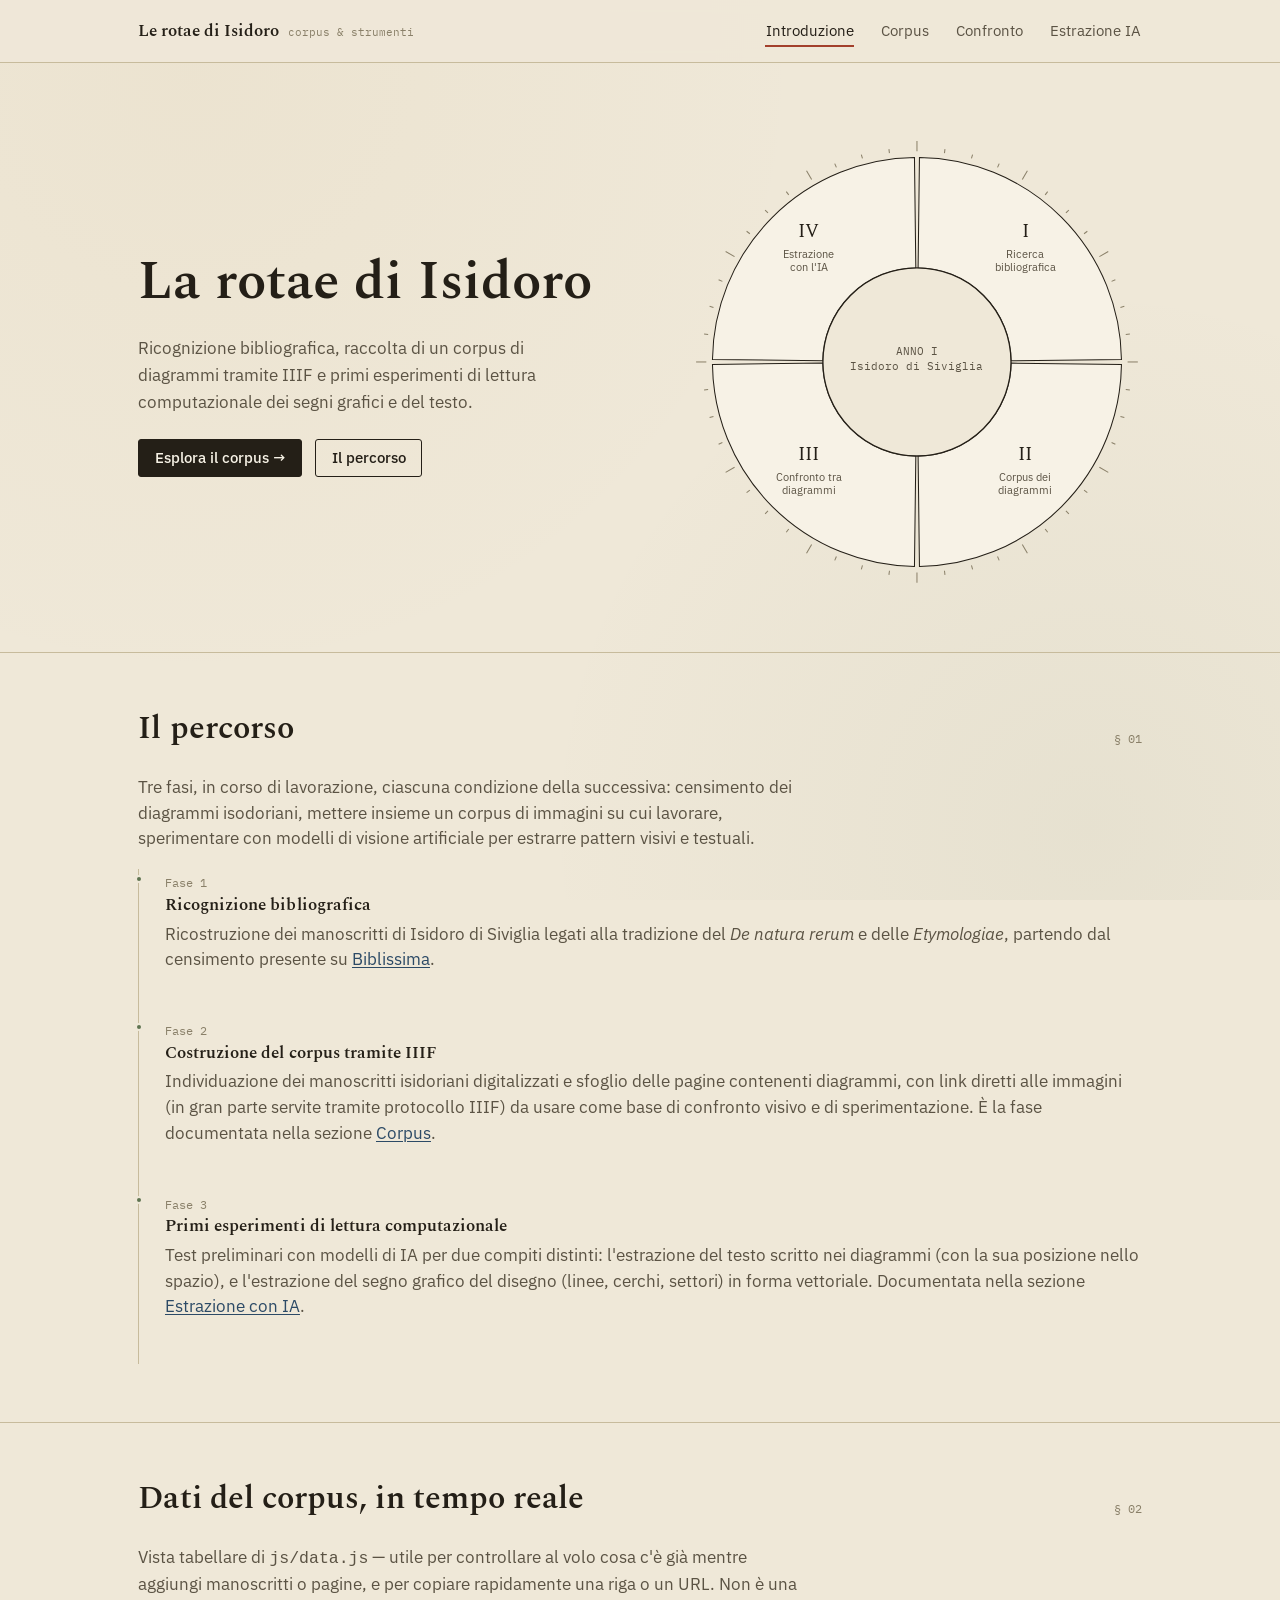
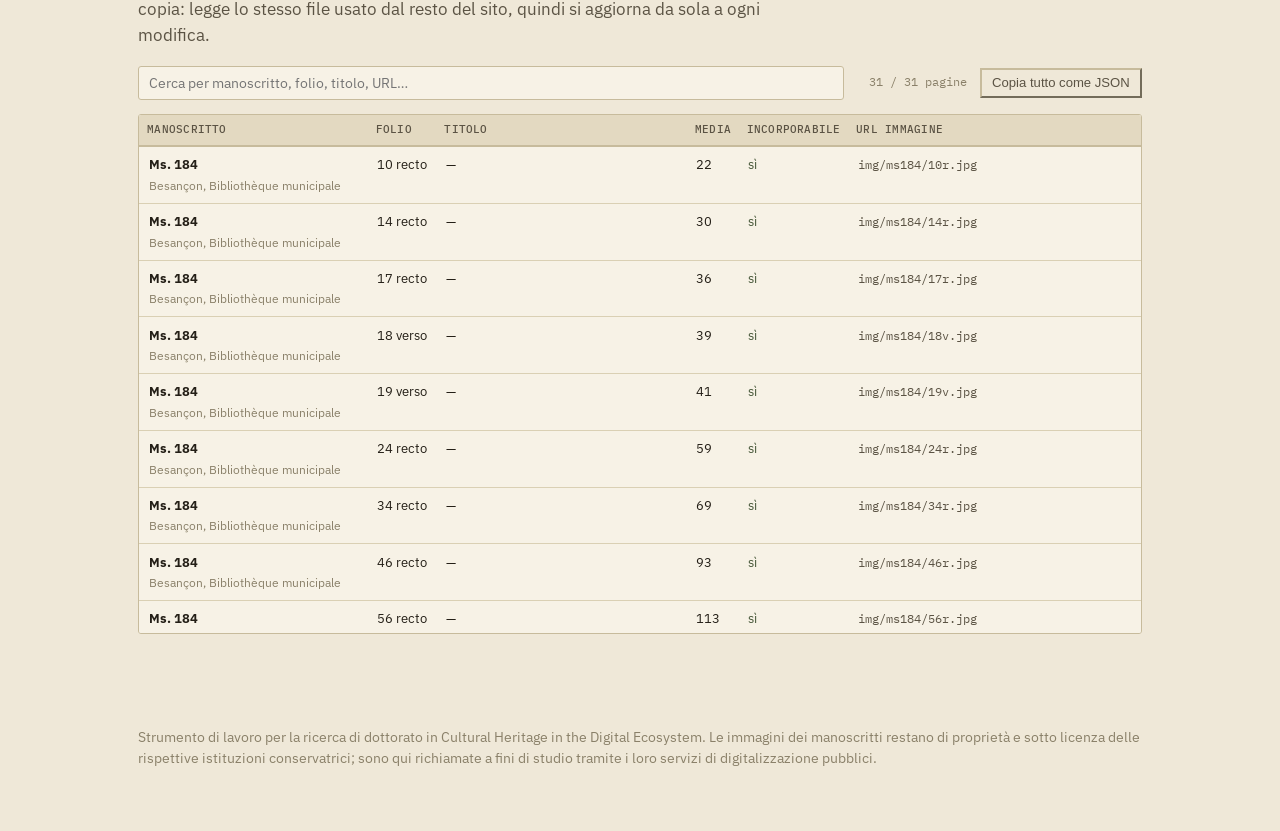
<file: index.html>
<!doctype html>
<html lang="it">
<head>
<meta charset="utf-8">
<meta name="viewport" content="width=device-width, initial-scale=1">
<title>Le rotae di Isidoro — corpus e strumenti di lettura computazionale</title>
<meta name="description" content="Strumento digitale per l'esplorazione, il confronto e la lettura computazionale delle rotae e degli schemi diagrammatici nei manoscritti di Isidoro di Siviglia.">
<link rel="icon" href="data:image/svg+xml,<svg xmlns=%22http://www.w3.org/2000/svg%22 viewBox=%220 0 100 100%22><circle cx=%2250%22 cy=%2250%22 r=%2244%22 fill=%22%23EFE8D8%22 stroke=%22%23241F17%22 stroke-width=%224%22/><line x1=%2250%22 y1=%226%22 x2=%2250%22 y2=%2294%22 stroke=%22%23241F17%22 stroke-width=%223%22/><line x1=%226%22 y1=%2250%22 x2=%2294%22 y2=%2250%22 stroke=%22%23241F17%22 stroke-width=%223%22/></svg>">
<link rel="stylesheet" href="css/style.css">
</head>
<body data-page="home">

<nav class="site-nav">
  <div class="wrap">
    <a class="brand" href="index.html">Le rotae di Isidoro <small>corpus &amp; strumenti </small></a>
    <button class="nav-toggle" aria-label="Apri il menu" aria-expanded="false"><span></span></button>
    <ul class="nav-links">
      <li><a href="index.html" data-page="home">Introduzione</a></li>
      <li><a href="corpus.html" data-page="corpus">Corpus</a></li>
      <li><a href="confronto.html" data-page="confronto">Confronto</a></li>
      <li><a href="estrazione.html" data-page="estrazione">Estrazione IA</a></li>
    </ul>
  </div>
</nav>

<header class="hero">
  <div class="wrap">
    <div class="hero-text">
      <h1>La rotae di Isidoro</h1>
      <p class="lede">Ricognizione bibliografica, raccolta di un corpus di diagrammi tramite IIIF e primi esperimenti di lettura computazionale dei segni grafici e del testo.</p>
      <div class="hero-cta">
        <a class="btn" href="corpus.html">Esplora il corpus →</a>
        <a class="btn btn-outline" href="#bibliografia">Il percorso</a>
      </div>
    </div>
    <div class="hero-figure">
      <svg class="rota" viewBox="0 0 440 440" role="img" aria-labelledby="rota-title rota-desc">
        <title id="rota-title">Rota di navigazione del sito</title>
        <desc id="rota-desc"></desc>

        <g class="rota-ticks" aria-hidden="true">
          <line class="rota-tick" x1="426.0" y1="220.0" x2="436.0" y2="220.0" />
          <line class="rota-tick" x1="424.2" y1="246.9" x2="428.2" y2="247.4" />
          <line class="rota-tick" x1="419.0" y1="273.3" x2="422.8" y2="274.4" />
          <line class="rota-tick" x1="410.3" y1="298.8" x2="414.0" y2="300.4" />
          <line class="rota-tick" x1="398.4" y1="323.0" x2="407.1" y2="328.0" />
          <line class="rota-tick" x1="383.4" y1="345.4" x2="386.6" y2="347.8" />
          <line class="rota-tick" x1="365.7" y1="365.7" x2="368.5" y2="368.5" />
          <line class="rota-tick" x1="345.4" y1="383.4" x2="347.8" y2="386.6" />
          <line class="rota-tick" x1="323.0" y1="398.4" x2="328.0" y2="407.1" />
          <line class="rota-tick" x1="298.8" y1="410.3" x2="300.4" y2="414.0" />
          <line class="rota-tick" x1="273.3" y1="419.0" x2="274.4" y2="422.8" />
          <line class="rota-tick" x1="246.9" y1="424.2" x2="247.4" y2="428.2" />
          <line class="rota-tick" x1="220.0" y1="426.0" x2="220.0" y2="436.0" />
          <line class="rota-tick" x1="193.1" y1="424.2" x2="192.6" y2="428.2" />
          <line class="rota-tick" x1="166.7" y1="419.0" x2="165.6" y2="422.8" />
          <line class="rota-tick" x1="141.2" y1="410.3" x2="139.6" y2="414.0" />
          <line class="rota-tick" x1="117.0" y1="398.4" x2="112.0" y2="407.1" />
          <line class="rota-tick" x1="94.6" y1="383.4" x2="92.2" y2="386.6" />
          <line class="rota-tick" x1="74.3" y1="365.7" x2="71.5" y2="368.5" />
          <line class="rota-tick" x1="56.6" y1="345.4" x2="53.4" y2="347.8" />
          <line class="rota-tick" x1="41.6" y1="323.0" x2="32.9" y2="328.0" />
          <line class="rota-tick" x1="29.7" y1="298.8" x2="26.0" y2="300.4" />
          <line class="rota-tick" x1="21.0" y1="273.3" x2="17.2" y2="274.4" />
          <line class="rota-tick" x1="15.8" y1="246.9" x2="11.8" y2="247.4" />
          <line class="rota-tick" x1="14.0" y1="220.0" x2="4.0" y2="220.0" />
          <line class="rota-tick" x1="15.8" y1="193.1" x2="11.8" y2="192.6" />
          <line class="rota-tick" x1="21.0" y1="166.7" x2="17.2" y2="165.6" />
          <line class="rota-tick" x1="29.7" y1="141.2" x2="26.0" y2="139.6" />
          <line class="rota-tick" x1="41.6" y1="117.0" x2="32.9" y2="112.0" />
          <line class="rota-tick" x1="56.6" y1="94.6" x2="53.4" y2="92.2" />
          <line class="rota-tick" x1="74.3" y1="74.3" x2="71.5" y2="71.5" />
          <line class="rota-tick" x1="94.6" y1="56.6" x2="92.2" y2="53.4" />
          <line class="rota-tick" x1="117.0" y1="41.6" x2="112.0" y2="32.9" />
          <line class="rota-tick" x1="141.2" y1="29.7" x2="139.6" y2="26.0" />
          <line class="rota-tick" x1="166.7" y1="21.0" x2="165.6" y2="17.2" />
          <line class="rota-tick" x1="193.1" y1="15.8" x2="192.6" y2="11.8" />
          <line class="rota-tick" x1="220.0" y1="14.0" x2="220.0" y2="4.0" />
          <line class="rota-tick" x1="246.9" y1="15.8" x2="247.4" y2="11.8" />
          <line class="rota-tick" x1="273.3" y1="21.0" x2="274.4" y2="17.2" />
          <line class="rota-tick" x1="298.8" y1="29.7" x2="300.4" y2="26.0" />
          <line class="rota-tick" x1="323.0" y1="41.6" x2="328.0" y2="32.9" />
          <line class="rota-tick" x1="345.4" y1="56.6" x2="347.8" y2="53.4" />
          <line class="rota-tick" x1="365.7" y1="74.3" x2="368.5" y2="71.5" />
          <line class="rota-tick" x1="383.4" y1="94.6" x2="386.6" y2="92.2" />
          <line class="rota-tick" x1="398.4" y1="117.0" x2="407.1" y2="112.0" />
          <line class="rota-tick" x1="410.3" y1="141.2" x2="414.0" y2="139.6" />
          <line class="rota-tick" x1="419.0" y1="166.7" x2="422.8" y2="165.6" />
          <line class="rota-tick" x1="424.2" y1="193.1" x2="428.2" y2="192.6" />
        </g>

        <a class="rota-a" href="#bibliografia">
          <path class="rota-sector s-biblio" d="M222.44,20.01 A200.00,200.00 0 0 1 419.99,217.56 L311.99,218.88 A92.00,92.00 0 0 0 221.12,128.01 Z" tabindex="0"/>
          <text class="rota-num" x="326" y="98">I</text>
          <text class="rota-label" x="326" y="118">Ricerca</text>
          <text class="rota-label" x="326" y="131">bibliografica</text>
        </a>
        <a class="rota-a" href="corpus.html">
          <path class="rota-sector s-corpus" d="M419.99,222.44 A200.00,200.00 0 0 1 222.44,419.99 L221.12,311.99 A92.00,92.00 0 0 0 311.99,221.12 Z" tabindex="0"/>
          <text class="rota-num" x="326" y="316">II</text>
          <text class="rota-label" x="326" y="336">Corpus dei</text>
          <text class="rota-label" x="326" y="349">diagrammi</text>
        </a>
        <a class="rota-a" href="confronto.html">
          <path class="rota-sector s-confronto" d="M217.56,419.99 A200.00,200.00 0 0 1 20.01,222.44 L128.01,221.12 A92.00,92.00 0 0 0 218.88,311.99 Z" tabindex="0"/>
          <text class="rota-num" x="114" y="316">III</text>
          <text class="rota-label" x="114" y="336">Confronto tra</text>
          <text class="rota-label" x="114" y="349">diagrammi</text>
        </a>
        <a class="rota-a" href="estrazione.html">
          <path class="rota-sector s-estrazione" d="M20.01,217.56 A200.00,200.00 0 0 1 217.56,20.01 L218.88,128.01 A92.00,92.00 0 0 0 128.01,218.88 Z" tabindex="0"/>
          <text class="rota-num" x="114" y="98">IV</text>
          <text class="rota-label" x="114" y="118">Estrazione</text>
          <text class="rota-label" x="114" y="131">con l'IA</text>
        </a>

        <circle class="rota-hub" cx="220" cy="220" r="92"/>
        <text class="rota-hub-label" x="220" y="213">ANNO I</text>
        <text class="rota-hub-label" x="220" y="228">Isidoro di Siviglia</text>
      </svg>
    </div>
  </div>
</header>

<!-- <section class="section">
  <div class="wrap">
    <div class="stat-strip">
      <div class="stat"><span class="n" id="stat-ms">–</span><span class="l">manoscritti censiti</span></div>
      <div class="stat"><span class="n" id="stat-pages">–</span><span class="l">pagine con diagramma</span></div>
      <div class="stat"><span class="n" id="stat-inst">–</span><span class="l">istituzioni conservatrici</span></div>
      <div class="stat"><span class="n">VIII–X</span><span class="l">secoli rappresentati</span></div>
    </div>
  </div>
</section> -->

<section class="section" id="bibliografia">
  <div class="wrap">
    <div class="section-head">
      <h2>Il percorso</h2>
      <span class="section-num">§ 01</span>
    </div>
    <p class="section-intro">Tre fasi, in corso di lavorazione, ciascuna condizione della successiva: censimento dei diagrammi isodoriani, mettere insieme un corpus di immagini su cui lavorare, sperimentare con modelli di visione artificiale per estrarre pattern visivi e testuali.</p>

    <ol class="timeline">
      <li>
        <span class="when">Fase 1</span>
        <h3>Ricognizione bibliografica</h3>
        <p>Ricostruzione dei manoscritti di Isidoro di Siviglia legati alla tradizione del <em>De natura rerum</em> e delle <em>Etymologiae</em>, partendo dal censimento presente su <a href="https://portail.biblissima.fr/ark:/43093/oedatab585de699cd5ae95eab7de9d462451b3bb081fe2" target="_blank" rel="noopener">Biblissima</a>.</p>
      </li>
      <li>
        <span class="when">Fase 2</span>
        <h3>Costruzione del corpus tramite IIIF</h3>
        <p>Individuazione dei manoscritti isidoriani digitalizzati e sfoglio delle pagine contenenti diagrammi, con link diretti alle immagini (in gran parte servite tramite protocollo IIIF) da usare come base di confronto visivo e di sperimentazione. È la fase documentata nella sezione <a href="corpus.html">Corpus</a>.</p>
      </li>
      <li>
        <span class="when">Fase 3</span>
        <h3>Primi esperimenti di lettura computazionale</h3>
        <p>Test preliminari con modelli di IA per due compiti distinti: l'estrazione del testo scritto nei diagrammi (con la sua posizione nello spazio), e l'estrazione del segno grafico del disegno (linee, cerchi, settori) in forma vettoriale. Documentata nella sezione <a href="estrazione.html">Estrazione con IA</a>.</p>
      </li>
    </ol>
  </div>
</section>

<section class="section" id="dati">
  <div class="wrap">
    <div class="section-head">
      <h2>Dati del corpus, in tempo reale</h2>
      <span class="section-num">§ 02</span>
    </div>
    <p class="section-intro">Vista tabellare di <code>js/data.js</code> — utile per controllare al volo cosa c'è già mentre aggiungi manoscritti o pagine, e per copiare rapidamente una riga o un URL. Non è una copia: legge lo stesso file usato dal resto del sito, quindi si aggiorna da sola a ogni modifica.</p>
    <div class="datatable-toolbar">
      <input class="datatable-search" id="datatable-search" type="search" placeholder="Cerca per manoscritto, folio, titolo, URL…">
      <span class="spacer"></span>
      <span class="datatable-count" id="datatable-count"></span>
      <button class="btn-quiet btn-sm" id="datatable-copy-json">Copia tutto come JSON</button>
    </div>
    <div class="datatable-wrap">
      <table class="datatable" id="datatable">
        <thead>
          <tr>
            <th>Manoscritto</th>
            <th>Folio</th>
            <th>Titolo</th>
            <th>Media</th>
            <th>Incorporabile</th>
            <th>URL immagine</th>
            <th></th>
          </tr>
        </thead>
        <tbody id="datatable-body"></tbody>
      </table>
    </div>
    <p class="picker-hint" id="datatable-empty" hidden>Nessuna riga corrisponde alla ricerca.</p>
  </div>
</section>

<!-- <section class="section">
  <div class="wrap">
    <div class="section-head">
      <h2>Gli strumenti</h2>
      <span class="section-num">§ 02</span>
    </div>
    <p class="section-intro">Tre modi diversi di stare dentro agli stessi dati: sfogliarli, affiancarli, interrogarli.</p>
    <div class="card-grid">
      <a class="card" href="corpus.html">
        <span class="card-num">II</span>
        <h3>Corpus</h3>
        <p>I manoscritti isidoriani esplorati finora, con le pagine contenenti diagrammi collegate alle rispettive immagini IIIF.</p>
        <span class="card-go">Sfoglia il corpus →</span>
      </a>
      <a class="card" href="confronto.html">
        <span class="card-num">III</span>
        <h3>Confronto</h3>
        <p>Seleziona due o più diagrammi, da uno stesso manoscritto o da manoscritti diversi, e osservali affiancati con zoom sincronizzato.</p>
        <span class="card-go">Apri lo strumento →</span>
      </a>
      <a class="card" href="estrazione.html">
        <span class="card-num">IV</span>
        <h3>Estrazione con IA</h3>
        <p>Il metodo sperimentato per la lettura automatica di testo e segno grafico, con un piccolo demo interattivo opzionale.</p>
        <span class="card-go">Vedi gli esperimenti →</span>
      </a>
    </div>
  </div>
</section> -->

<footer class="site-footer">
  <div class="wrap">
    <p>Strumento di lavoro per la ricerca di dottorato in Cultural Heritage in the Digital Ecosystem. Le immagini dei manoscritti restano di proprietà e sotto licenza delle rispettive istituzioni conservatrici; sono qui richiamate a fini di studio tramite i loro servizi di digitalizzazione pubblici.</p>
  </div>
</footer>

<script src="js/data.js"></script>
<script src="js/nav.js"></script>
<script src="js/data-table.js"></script>
<script>
  document.addEventListener('DOMContentLoaded', function(){
    var d = window.ISIDORO_CORPUS || [];
    document.getElementById('stat-ms').textContent = d.length;
    document.getElementById('stat-pages').textContent = d.reduce(function(a,m){return a+m.pages.length;},0);
    document.getElementById('stat-inst').textContent = new Set(d.map(function(m){return m.institution;})).size;
  });
</script>
</body>
</html>
</file>
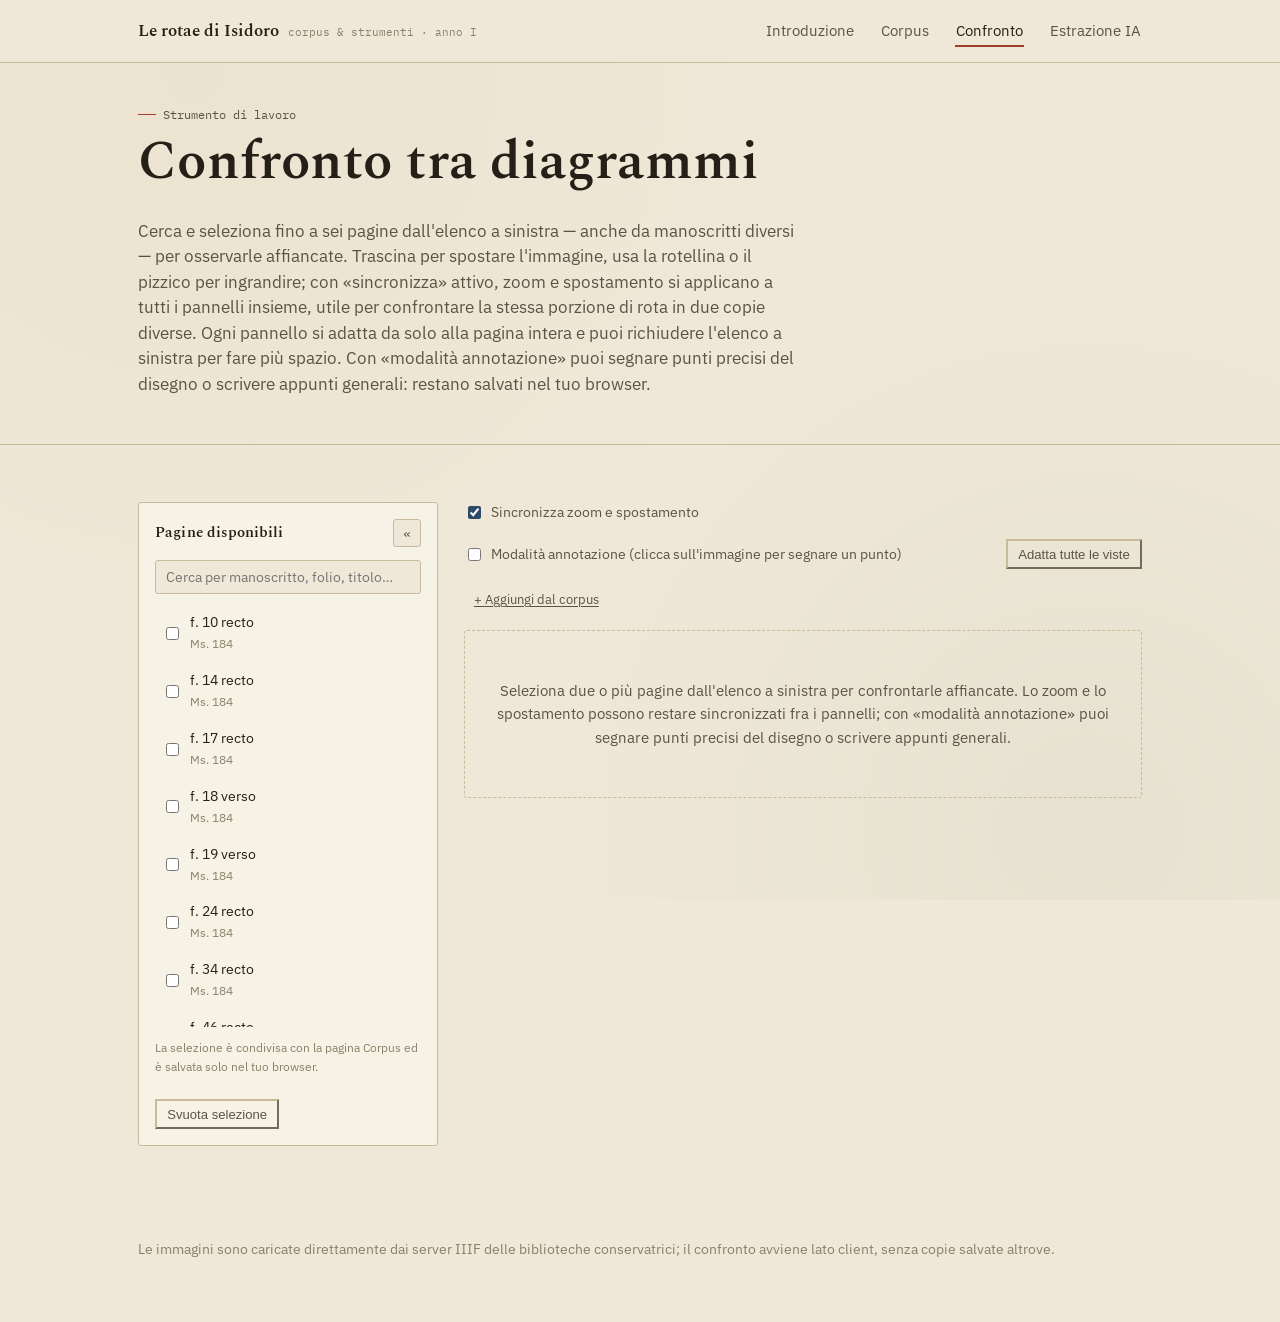
<file: confronto.html>
<!doctype html>
<html lang="it">
<head>
<meta charset="utf-8">
<meta name="viewport" content="width=device-width, initial-scale=1">
<title>Confronto — Le rotae di Isidoro</title>
<meta name="description" content="Confronta affiancate le rotae e gli schemi diagrammatici dei manoscritti isidoriani, con zoom sincronizzato.">
<link rel="stylesheet" href="css/style.css">
</head>
<body data-page="confronto">

<nav class="site-nav">
  <div class="wrap">
    <a class="brand" href="index.html">Le rotae di Isidoro <small>corpus &amp; strumenti · anno I</small></a>
    <button class="nav-toggle" aria-label="Apri il menu" aria-expanded="false"><span></span></button>
    <ul class="nav-links">
      <li><a href="index.html" data-page="home">Introduzione</a></li>
      <li><a href="corpus.html" data-page="corpus">Corpus</a></li>
      <li><a href="confronto.html" data-page="confronto">Confronto</a></li>
      <li><a href="estrazione.html" data-page="estrazione">Estrazione IA</a></li>
    </ul>
  </div>
</nav>

<header class="pageheader">
  <div class="wrap">
    <p class="eyebrow">Strumento di lavoro</p>
    <h1>Confronto tra diagrammi</h1>
    <p>Cerca e seleziona fino a sei pagine dall'elenco a sinistra — anche da manoscritti diversi — per osservarle affiancate. Trascina per spostare l'immagine, usa la rotellina o il pizzico per ingrandire; con «sincronizza» attivo, zoom e spostamento si applicano a tutti i pannelli insieme, utile per confrontare la stessa porzione di rota in due copie diverse. Ogni pannello si adatta da solo alla pagina intera e puoi richiudere l'elenco a sinistra per fare più spazio. Con «modalità annotazione» puoi segnare punti precisi del disegno o scrivere appunti generali: restano salvati nel tuo browser.</p>
  </div>
</header>

<section class="section">
  <div class="wrap">
    <div class="confronto-layout" id="confronto-layout">
      <aside class="picker" id="picker">
        <div class="picker-head">
          <h3>Pagine disponibili</h3>
          <button class="picker-toggle" id="picker-toggle" type="button" aria-expanded="true" aria-controls="picker" title="Nascondi l'elenco per fare spazio">«</button>
        </div>
        <div class="picker-body" id="picker-body">
          <input class="picker-search" id="picker-search" type="search" placeholder="Cerca per manoscritto, folio, titolo…">
          <div class="picker-list" id="picker-list"></div>
          <p class="picker-hint">La selezione è condivisa con la pagina Corpus ed è salvata solo nel tuo browser.</p>
          <button class="btn-quiet btn-sm" id="clear-all" style="margin-top:0.6rem;">Svuota selezione</button>
        </div>
      </aside>

      <div class="compare-stage-wrap">
        <div class="compare-toolbar">
          <button class="picker-reopen" id="picker-reopen" type="button" hidden title="Mostra l'elenco delle pagine">» Pagine</button>
          <label style="display:flex; align-items:center; gap:0.5em; font-size:0.85rem; color:var(--ink-soft);">
            <input type="checkbox" id="sync-toggle" checked style="accent-color:var(--lapis);">
            Sincronizza zoom e spostamento
          </label>
          <label style="display:flex; align-items:center; gap:0.5em; font-size:0.85rem; color:var(--ink-soft);">
            <input type="checkbox" id="annotate-toggle" style="accent-color:var(--minium);">
            Modalità annotazione (clicca sull'immagine per segnare un punto)
          </label>
          <span class="spacer"></span>
          <button class="btn-quiet btn-sm" id="fit-all" type="button">Adatta tutte le viste</button>
          <a class="btn-quiet btn-sm" href="corpus.html">+ Aggiungi dal corpus</a>
        </div>
        <div class="compare-stage" id="compare-stage"></div>
      </div>
    </div>
  </div>
</section>

<footer class="site-footer">
  <div class="wrap">
    <p>Le immagini sono caricate direttamente dai server IIIF delle biblioteche conservatrici; il confronto avviene lato client, senza copie salvate altrove.</p>
  </div>
</footer>

<script src="js/data.js"></script>
<script src="js/nav.js"></script>
<script src="js/viewer.js"></script>
<script src="js/confronto.js"></script>
</body>
</html>
</file>
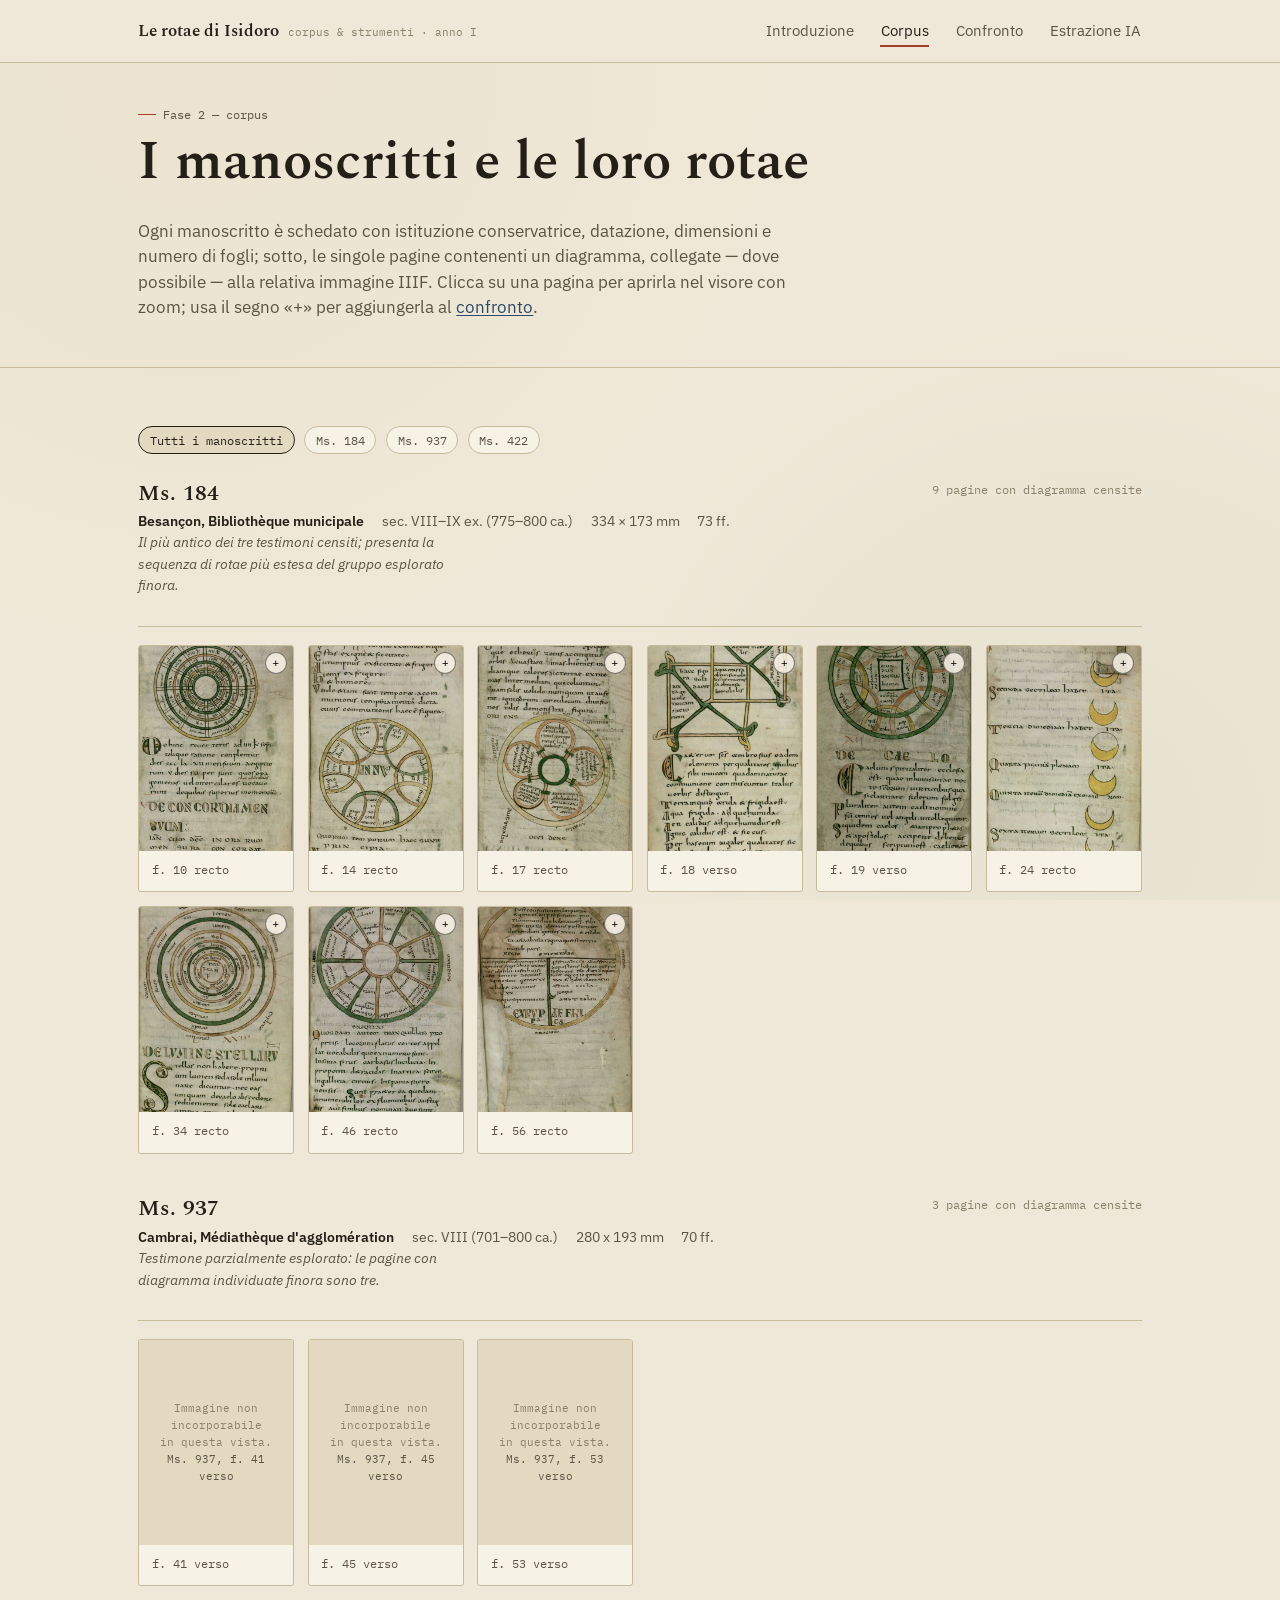
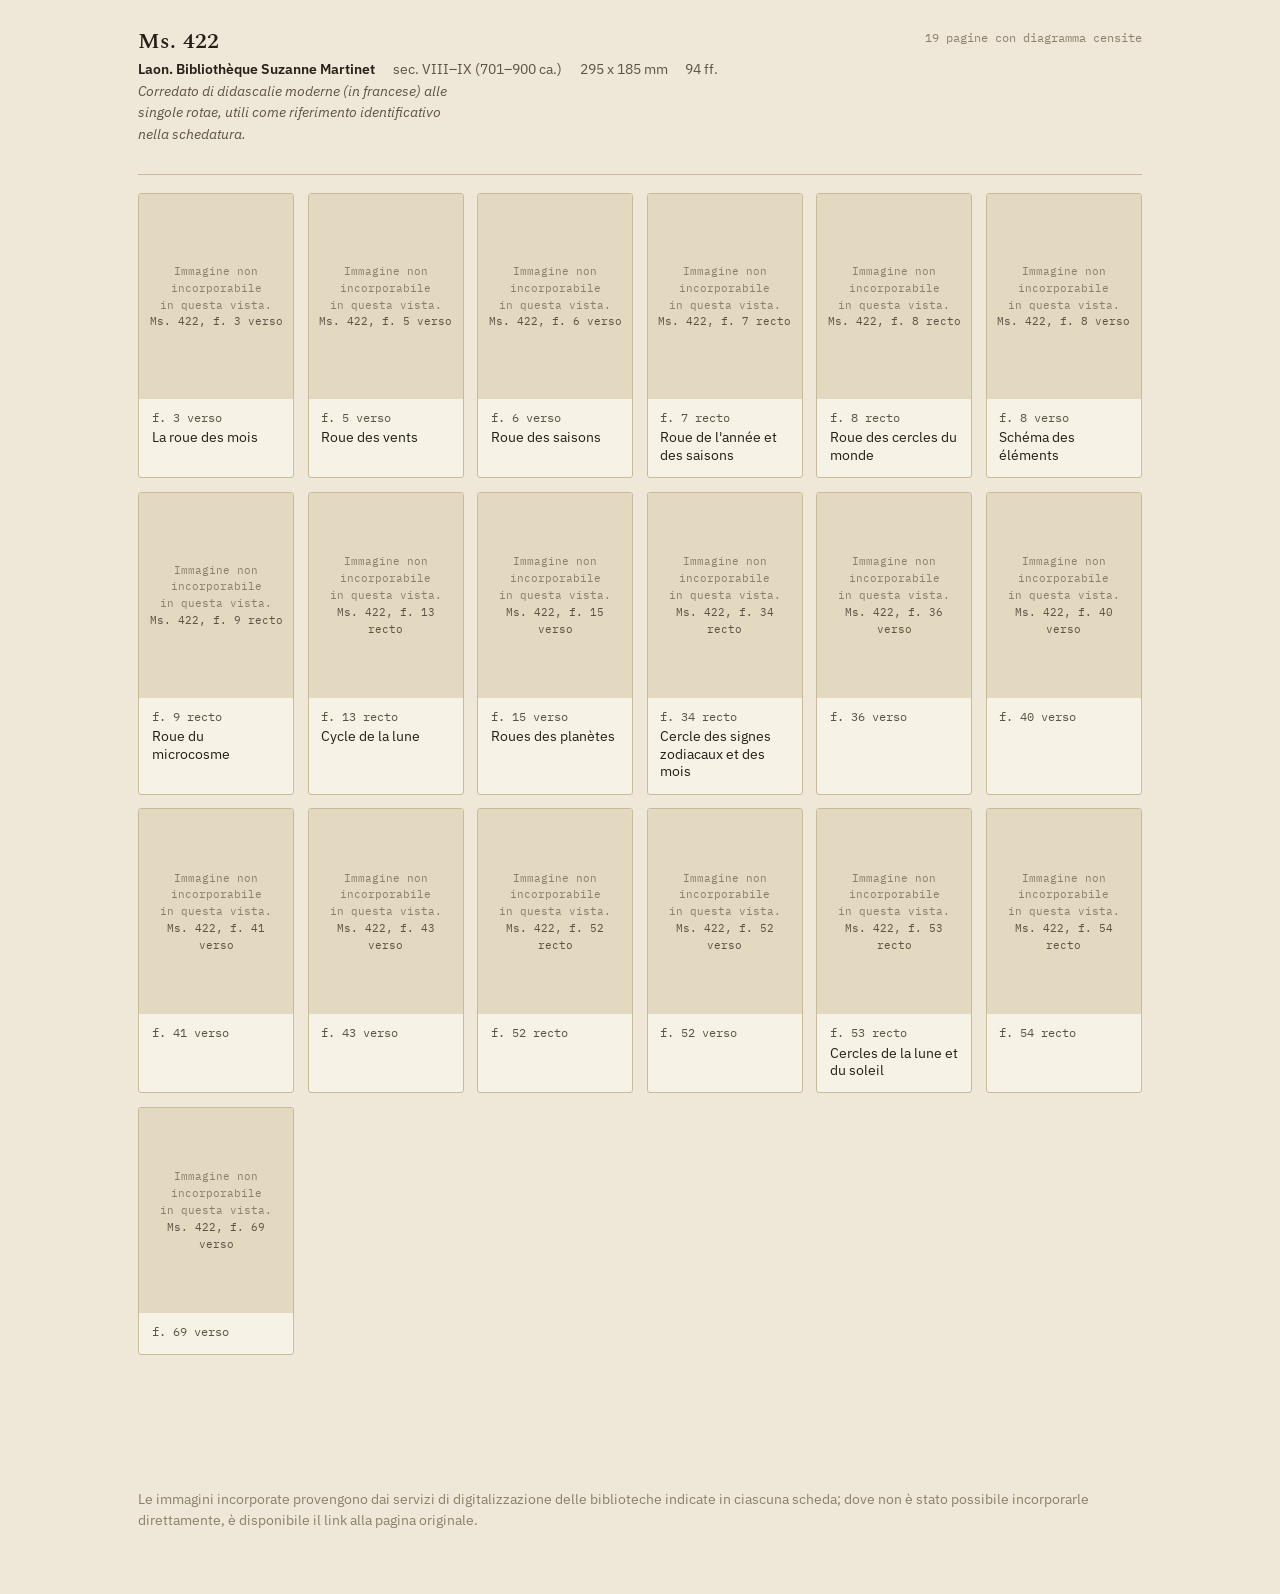
<file: corpus.html>
<!doctype html>
<html lang="it">
<head>
<meta charset="utf-8">
<meta name="viewport" content="width=device-width, initial-scale=1">
<title>Corpus — Le rotae di Isidoro</title>
<meta name="description" content="Manoscritti di Isidoro di Siviglia esplorati, con le pagine contenenti diagrammi collegate alle immagini IIIF.">
<link rel="stylesheet" href="css/style.css">
</head>
<body data-page="corpus">

<nav class="site-nav">
  <div class="wrap">
    <a class="brand" href="index.html">Le rotae di Isidoro <small>corpus &amp; strumenti · anno I</small></a>
    <button class="nav-toggle" aria-label="Apri il menu" aria-expanded="false"><span></span></button>
    <ul class="nav-links">
      <li><a href="index.html" data-page="home">Introduzione</a></li>
      <li><a href="corpus.html" data-page="corpus">Corpus</a></li>
      <li><a href="confronto.html" data-page="confronto">Confronto</a></li>
      <li><a href="estrazione.html" data-page="estrazione">Estrazione IA</a></li>
    </ul>
  </div>
</nav>

<header class="pageheader">
  <div class="wrap">
    <p class="eyebrow">Fase 2 — corpus</p>
    <h1>I manoscritti e le loro rotae</h1>
    <p>Ogni manoscritto è schedato con istituzione conservatrice, datazione, dimensioni e numero di fogli; sotto, le singole pagine contenenti un diagramma, collegate — dove possibile — alla relativa immagine IIIF. Clicca su una pagina per aprirla nel visore con zoom; usa il segno «+» per aggiungerla al <a href="confronto.html">confronto</a>.</p>
  </div>
</header>

<section class="section">
  <div class="wrap">
    <div class="filters" id="filters" role="group" aria-label="Filtra per manoscritto"></div>
    <div id="ms-blocks"></div>
  </div>
</section>

<div id="compare-bar" hidden style="position:fixed; left:0; right:0; bottom:0; z-index:30; background:var(--ink); color:#F1EADA; padding:0.8rem 0;">
  <div class="wrap" style="display:flex; align-items:center; gap:1rem; flex-wrap:wrap;">
    <span style="font-family:var(--font-mono); font-size:0.85rem;"><span id="compare-count">0</span> pagine selezionate per il confronto</span>
    <span class="spacer" style="flex:1;"></span>
    <button class="btn-quiet btn-sm" id="clear-selection" style="color:#D8CFB8; border-color:#544B39;">Svuota</button>
    <a class="btn btn-sm" href="confronto.html">Vai al confronto →</a>
  </div>
</div>

<footer class="site-footer">
  <div class="wrap">
    <p>Le immagini incorporate provengono dai servizi di digitalizzazione delle biblioteche indicate in ciascuna scheda; dove non è stato possibile incorporarle direttamente, è disponibile il link alla pagina originale.</p>
  </div>
</footer>

<!-- Lightbox / visore -->
<div class="lightbox" id="lightbox" role="dialog" aria-modal="true" aria-hidden="true" aria-label="Visore pagina manoscritto">
  <div class="lightbox-panel">
    <div class="lightbox-head">
      <div>
        <h3 id="lb-title">—</h3>
        <div class="meta" id="lb-meta"></div>
      </div>
      <button class="lightbox-close" id="lb-close" aria-label="Chiudi">×</button>
    </div>
    <div class="lightbox-stage" id="lb-stage">
      <img id="lb-img" alt="">
      <div id="lb-noimg" hidden style="position:absolute; inset:0; display:flex; align-items:center; justify-content:center; color:#B7AF9B; font-family:var(--font-mono); font-size:0.85rem; text-align:center; padding:1.5rem;">
        Questa pagina non offre un'immagine incorporabile direttamente: usa il link alla scheda originale qui sotto.
      </div>
    </div>
    <div class="viewer-controls">
      <button class="btn-quiet btn-sm" id="lb-prev">← Precedente</button>
      <button class="btn-quiet btn-sm" id="lb-next">Successiva →</button>
      <span class="spacer"></span>
      <button class="btn-quiet btn-sm" id="lb-zoom-out">−</button>
      <button class="btn-quiet btn-sm" id="lb-reset">Reimposta</button>
      <button class="btn-quiet btn-sm" id="lb-zoom-in">+</button>
    </div>
    <div class="lightbox-foot">
      <a id="lb-open-original" href="#" target="_blank" rel="noopener">Apri la scheda / immagine originale ↗</a>
    </div>
  </div>
</div>

<script src="js/data.js"></script>
<script src="js/nav.js"></script>
<script src="js/viewer.js"></script>
<script src="js/corpus.js"></script>
</body>
</html>
</file>
<file: css/style.css>
/* ============================================================
   Isidoro — corpus dei diagrammi
   Palette ispirata ai pigmenti dei codici altomedievali:
   pergamena, inchiostro ferrogallico, verderame, minio, lapislazzuli.
   ============================================================ */

@import url('https://fonts.googleapis.com/css2?family=Spectral:ital,wght@0,400;0,500;0,600;0,700;1,400;1,500&family=IBM+Plex+Sans:ital,wght@0,400;0,500;0,600;1,400&family=IBM+Plex+Mono:wght@400;500&display=swap');

:root{
  --paper: #EFE8D8;
  --paper-raised: #F7F2E6;
  --paper-deep: #E3D9C1;
  --ink: #241F17;
  --ink-soft: #5B5344;
  --ink-faint: #8A8069;
  --rule: #C7BB9C;
  --rule-soft: #DAD0B4;

  --verdigris: #5E7350;
  --verdigris-dark: #445536;
  --verdigris-tint: #E4E9DC;

  --minium: #A3402C;
  --minium-dark: #7C2F20;
  --minium-tint: #F1DDD5;

  --lapis: #2C4A66;
  --lapis-dark: #1D3346;
  --lapis-tint: #DDE5EC;

  --gold: #B08A3E;

  --shadow: 2px 3px 0 rgba(36,31,23,0.08);
  --radius: 3px;

  --font-display: 'Spectral', Georgia, serif;
  --font-body: 'IBM Plex Sans', -apple-system, BlinkMacSystemFont, sans-serif;
  --font-mono: 'IBM Plex Mono', ui-monospace, Menlo, monospace;

  --measure: 66ch;
}

*, *::before, *::after{ box-sizing: border-box; }

html{
  scroll-behavior: smooth;
}
@media (prefers-reduced-motion: reduce){
  html{ scroll-behavior: auto; }
  *, *::before, *::after{
    animation-duration: 0.001ms !important;
    animation-iteration-count: 1 !important;
    transition-duration: 0.001ms !important;
    scroll-behavior: auto !important;
  }
}

body{
  margin: 0;
  background: var(--paper);
  color: var(--ink);
  font-family: var(--font-body);
  font-size: 16.5px;
  line-height: 1.55;
  -webkit-font-smoothing: antialiased;
}

/* subtle paper grain via layered gradients */
body{
  background-image:
    radial-gradient(circle at 15% 8%, rgba(176,138,62,0.05), transparent 45%),
    radial-gradient(circle at 85% 92%, rgba(94,115,80,0.06), transparent 40%);
  background-attachment: fixed;
}

h1, h2, h3, h4{
  font-family: var(--font-display);
  color: var(--ink);
  margin: 0 0 0.5em;
  font-weight: 600;
  letter-spacing: 0.002em;
}
h1{ font-size: clamp(2.1rem, 4.4vw, 3.4rem); line-height: 1.08; font-weight: 600; }
h2{ font-size: clamp(1.5rem, 2.6vw, 2rem); line-height: 1.18; }
h3{ font-size: 1.2rem; line-height: 1.3; }

p{ margin: 0 0 1.05em; }
a{ color: var(--lapis); text-decoration-thickness: 1px; text-underline-offset: 2px; }
a:hover{ color: var(--lapis-dark); }
a:focus-visible, button:focus-visible, input:focus-visible, textarea:focus-visible, select:focus-visible, [tabindex]:focus-visible{
  outline: 2px solid var(--minium);
  outline-offset: 2px;
}

.measure{ max-width: var(--measure); }

.wrap{
  max-width: 1080px;
  margin: 0 auto;
  padding: 0 clamp(1.1rem, 3vw, 2.4rem);
}

/* ---------- Nav ---------- */
.site-nav{
  position: sticky; top: 0; z-index: 40;
  background: rgba(239,232,216,0.92);
  backdrop-filter: blur(6px);
  border-bottom: 1px solid var(--rule);
}
.site-nav .wrap{
  display: flex; align-items: center; justify-content: space-between;
  gap: 1rem; min-height: 62px;
}
.brand{
  font-family: var(--font-display);
  font-weight: 600; font-size: 1.06rem;
  color: var(--ink); text-decoration: none;
  display: flex; align-items: baseline; gap: 0.5em;
}
.brand small{
  font-family: var(--font-mono); font-weight: 400;
  font-size: 0.66rem; color: var(--ink-faint);
}
.nav-links{
  display: flex; gap: clamp(0.9rem, 2vw, 1.7rem);
  list-style: none; margin: 0; padding: 0;
  font-size: 0.93rem;
}
.nav-links a{
  color: var(--ink-soft); text-decoration: none;
  padding: 0.3em 0.05em; border-bottom: 2px solid transparent;
}
.nav-links a:hover, .nav-links a[aria-current="page"]{
  color: var(--ink); border-bottom-color: var(--minium);
}
.nav-toggle{ display: none; }

@media (max-width: 640px){
  .nav-links{
    position: fixed; inset: 62px 0 auto 0; background: var(--paper-raised);
    border-bottom: 1px solid var(--rule);
    flex-direction: column; padding: 1rem 1.4rem 1.4rem; gap: 0.9rem;
    transform: translateY(-8px); opacity: 0; pointer-events: none;
    transition: transform .18s ease, opacity .18s ease;
  }
  .nav-links.open{ transform: translateY(0); opacity: 1; pointer-events: auto; }
  .nav-toggle{
    display: inline-flex; align-items: center; justify-content: center;
    width: 38px; height: 38px; border: 1px solid var(--rule);
    background: var(--paper-raised); border-radius: var(--radius); cursor: pointer;
  }
  .nav-toggle span, .nav-toggle span::before, .nav-toggle span::after{
    content:""; display:block; width: 16px; height: 1.5px; background: var(--ink);
    position: relative; transition: transform .15s ease;
  }
  .nav-toggle span::before{ position:absolute; top:-5px; }
  .nav-toggle span::after{ position:absolute; top:5px; }
}

/* ---------- Buttons / chips ---------- */
.btn{
  display: inline-flex; align-items: center; gap: 0.5em;
  font-family: var(--font-body); font-size: 0.92rem; font-weight: 500;
  padding: 0.62em 1.05em; border-radius: var(--radius);
  border: 1px solid var(--ink); background: var(--ink); color: var(--paper-raised);
  text-decoration: none; cursor: pointer; line-height: 1.2;
  transition: background .12s ease, color .12s ease, transform .08s ease;
}
.btn:hover{ background: var(--verdigris-dark); border-color: var(--verdigris-dark); color: #fff; }
.btn:active{ transform: translateY(1px); }
.btn-outline{
  background: transparent; color: var(--ink); border: 1px solid var(--ink);
}
.btn-outline:hover{ background: var(--ink); color: var(--paper-raised); }
.btn-quiet{
  background: transparent; border-color: var(--rule); color: var(--ink-soft);
}
.btn-quiet:hover{ background: var(--paper-deep); color: var(--ink); border-color: var(--ink-soft); }
.btn[disabled]{ opacity: 0.45; cursor: not-allowed; }
.btn-sm{ padding: 0.4em 0.75em; font-size: 0.82rem; }

.tag{
  display: inline-block; font-family: var(--font-mono); font-size: 0.72rem;
  color: var(--ink-soft); border: 1px solid var(--rule); border-radius: 20px;
  padding: 0.22em 0.7em; background: var(--paper-raised);
}

/* ---------- Hero / rota ---------- */
.hero{
  padding: clamp(2.4rem, 6vw, 4.6rem) 0 clamp(2.2rem, 5vw, 3.6rem);
  border-bottom: 1px solid var(--rule);
}
.hero .wrap{
  display: grid; grid-template-columns: 1.05fr 0.95fr; gap: clamp(2rem, 5vw, 3.5rem);
  align-items: center;
}
@media (max-width: 860px){
  .hero .wrap{ grid-template-columns: 1fr; }
  .hero-figure{ order: -1; max-width: 320px; margin: 0 auto; }
}
.eyebrow{
  font-family: var(--font-mono); font-size: 0.78rem; color: var(--minium-dark);
  margin: 0 0 0.9em; display:flex; align-items:center; gap:0.6em;
}
.eyebrow::before{ content:""; width: 1.4em; height:1px; background: var(--minium); display:inline-block; }
.hero h1{ margin-bottom: 0.42em; }
.hero .lede{ font-size: 1.08rem; color: var(--ink-soft); max-width: 46ch; }
.hero-cta{ display:flex; gap: 0.8rem; margin-top: 1.5rem; flex-wrap: wrap; }

.rota{ width: 100%; height: auto; }
.rota-sector{
  fill: var(--paper-raised); stroke: var(--ink); stroke-width: 1;
  cursor: pointer; transition: fill .15s ease;
}
.rota-sector:hover, .rota-sector:focus-visible{ fill: var(--verdigris-tint); outline: none; }
.rota-sector.s-corpus:hover{ fill: var(--verdigris-tint); }
.rota-sector.s-confronto:hover{ fill: var(--lapis-tint); }
.rota-sector.s-estrazione:hover{ fill: var(--minium-tint); }
.rota-tick{ stroke: var(--ink-faint); stroke-width: 1; }
.rota-hub{ fill: var(--paper); stroke: var(--ink); stroke-width: 1.3; }
.rota-hub-label{
  font-family: var(--font-mono); font-size: 10.5px; fill: var(--ink-soft);
  text-anchor: middle;
}
.rota-num{
  font-family: var(--font-display); font-size: 19px; fill: var(--ink);
  text-anchor: middle; pointer-events: none;
}
.rota-label{
  font-family: var(--font-body); font-size: 10.6px; fill: var(--ink-soft);
  text-anchor: middle; pointer-events: none;
}
.rota-a{ text-decoration: none; }

/* ---------- Section shell ---------- */
.section{ padding: clamp(2.4rem, 5vw, 3.6rem) 0; border-bottom: 1px solid var(--rule); }
.section:last-of-type{ border-bottom: none; }
.section-head{
  display:flex; align-items: flex-end; justify-content: space-between; gap: 1.5rem;
  margin-bottom: 1.7rem; flex-wrap: wrap;
}
.section-head h2{ margin: 0; }
.section-num{
  font-family: var(--font-mono); font-size: 0.78rem; color: var(--ink-faint);
}
.section-intro{ max-width: var(--measure); color: var(--ink-soft); }

/* ---------- Cards (index summary) ---------- */
.card-grid{
  display: grid; grid-template-columns: repeat(3, 1fr); gap: 1.1rem;
}
@media (max-width: 780px){ .card-grid{ grid-template-columns: 1fr; } }
.card{
  border: 1px solid var(--rule); background: var(--paper-raised);
  padding: 1.4rem 1.4rem 1.5rem; border-radius: var(--radius);
  text-decoration: none; color: var(--ink); box-shadow: var(--shadow);
  display: flex; flex-direction: column; gap: 0.5rem;
}
.card:hover{ border-color: var(--ink); }
.card .card-num{ font-family: var(--font-mono); font-size: 0.75rem; color: var(--minium-dark); }
.card h3{ margin: 0; }
.card p{ color: var(--ink-soft); font-size: 0.93rem; margin: 0; }
.card .card-go{ margin-top: auto; font-size: 0.85rem; color: var(--ink-soft); padding-top: 0.6rem; }

/* ---------- Stat strip ---------- */
.stat-strip{
  display: grid; grid-template-columns: repeat(4, 1fr); border: 1px solid var(--rule);
  border-radius: var(--radius); overflow: hidden; background: var(--paper-raised);
}
@media (max-width: 700px){ .stat-strip{ grid-template-columns: repeat(2, 1fr); } }
.stat{
  padding: 1.1rem 1.2rem; border-right: 1px solid var(--rule);
}
.stat:last-child{ border-right: none; }
.stat .n{ font-family: var(--font-display); font-size: 1.7rem; display:block; }
.stat .l{ font-size: 0.79rem; color: var(--ink-soft); }

/* ---------- Timeline (bibliografia) ---------- */
.timeline{ list-style: none; margin: 0; padding: 0; border-left: 1px solid var(--rule); }
.timeline li{ position: relative; padding: 0 0 1.7rem 1.6rem; }
.timeline li::before{
  content:""; position:absolute; left:-4.5px; top: 0.35em;
  width: 8px; height: 8px; border-radius: 50%; background: var(--verdigris);
  border: 2px solid var(--paper);
}
.timeline h3{ margin-bottom: 0.15em; font-size: 1.05rem; }
.timeline .when{ font-family: var(--font-mono); font-size: 0.74rem; color: var(--ink-faint); }
.timeline p{ color: var(--ink-soft); margin-top: 0.3em; }

/* ---------- Vista tabellare dei dati (index) ---------- */
.datatable-toolbar{
  display:flex; align-items:center; gap: 0.8rem; flex-wrap: wrap; margin-bottom: 0.9rem;
}
.datatable-search{
  min-width: 240px; flex: 1 1 240px; padding: 0.5em 0.7em; border: 1px solid var(--rule);
  border-radius: var(--radius); font-family: var(--font-body); font-size: 0.88rem; background: var(--paper-raised);
}
.datatable-toolbar .spacer{ flex: 0 0 0; }
.datatable-count{ font-family: var(--font-mono); font-size: 0.76rem; color: var(--ink-faint); white-space: nowrap; }
.datatable-wrap{
  border: 1px solid var(--rule); border-radius: var(--radius); overflow: auto; max-height: 520px;
  background: var(--paper-raised);
}
.datatable{ width: max-content; min-width: 100%; border-collapse: collapse; font-size: 0.83rem; }
.datatable thead th{
  position: sticky; top: 0; z-index: 1; text-align: left; font-family: var(--font-mono); font-weight: 500;
  font-size: 0.7rem; letter-spacing: 0.02em; text-transform: uppercase; color: var(--ink-soft);
  background: var(--paper-deep); padding: 0.55em 0.7em; border-bottom: 1px solid var(--rule);
  white-space: nowrap;
}
.datatable td{
  padding: 0.55em 0.7em; border-bottom: 1px solid var(--rule-soft); vertical-align: top; white-space: nowrap;
}
.datatable td:nth-child(3){ white-space: normal; min-width: 14ch; }
.datatable tr.datatable-group-start td{ border-top: 2px solid var(--rule); }
.datatable .dt-sub{ color: var(--ink-faint); font-size: 0.75rem; }
.datatable .dt-url code{ font-family: var(--font-mono); font-size: 0.74rem; color: var(--ink-soft); white-space: pre; }
.datatable .dt-yes{ color: var(--verdigris-dark); }
.datatable .dt-no{ color: var(--ink-faint); }
.datatable .dt-actions{ display:flex; gap: 0.4em; white-space: nowrap; }

/* ---------- Footer ---------- */
.site-footer{
  padding: 2.2rem 0 3rem; color: var(--ink-faint); font-size: 0.86rem;
}
.site-footer a{ color: var(--ink-soft); }

/* ============================================================
   Corpus page
   ============================================================ */
.filters{
  display:flex; gap: 0.6rem; flex-wrap: wrap; margin-bottom: 1.6rem;
}
.filter-btn{
  font-family: var(--font-mono); font-size: 0.78rem; padding: 0.42em 0.85em;
  border: 1px solid var(--rule); background: var(--paper-raised); color: var(--ink-soft);
  border-radius: 20px; cursor: pointer;
}
.filter-btn[aria-pressed="true"]{ border-color: var(--ink); color: var(--ink); background: var(--paper-deep); }

.ms-block{ margin-bottom: 2.6rem; }
.ms-head{
  display:flex; justify-content: space-between; align-items:flex-start; gap: 1rem;
  flex-wrap: wrap; padding-bottom: 0.9rem; border-bottom: 1px solid var(--rule); margin-bottom: 1.1rem;
}
.ms-head h3{ font-size: 1.35rem; margin-bottom: 0.15em; }
.ms-meta{ font-size: 0.86rem; color: var(--ink-soft); display:flex; gap: 1.1rem; flex-wrap: wrap; }
.ms-meta b{ color: var(--ink); font-weight: 600; }
.ms-note{ font-size: 0.87rem; color: var(--ink-soft); max-width: 40ch; font-style: italic; }
.ms-count{ font-family: var(--font-mono); font-size: 0.78rem; color: var(--ink-faint); white-space: nowrap; }

.page-grid{
  display: grid; grid-template-columns: repeat(auto-fill, minmax(148px, 1fr)); gap: 0.85rem;
}
.folio-card{
  border: 1px solid var(--rule); background: var(--paper-raised); border-radius: var(--radius);
  overflow: hidden; cursor: pointer; text-align: left; padding: 0; display: block; width: 100%;
  font-family: var(--font-body); color: var(--ink);
}
.folio-card:hover{ border-color: var(--ink); }
.folio-thumb{
  aspect-ratio: 3/4; background: var(--paper-deep);
  display:flex; align-items:center; justify-content:center; overflow: hidden; position: relative;
}
.folio-thumb img{ width:100%; height:100%; object-fit: cover; display:block; }
.folio-thumb .ph{
  font-family: var(--font-mono); font-size: 0.68rem; color: var(--ink-faint); text-align:center; padding: 0.8em;
}
.folio-info{ padding: 0.6em 0.75em 0.75em; }
.folio-folio{ font-family: var(--font-mono); font-size: 0.74rem; color: var(--ink-soft); }
.folio-title{ font-size: 0.85rem; margin-top: 0.15em; line-height: 1.3; }
.folio-select{
  position:absolute; top: 0.4rem; right: 0.4rem; width: 22px; height: 22px;
  border-radius: 50%; border: 1.5px solid rgba(36,31,23,0.55); background: rgba(247,242,230,0.88);
  display:flex; align-items:center; justify-content:center; font-size: 0.7rem;
}
.folio-card.selected{ outline: 2px solid var(--lapis); outline-offset: -2px; }
.folio-card.selected .folio-select{ background: var(--lapis); border-color: var(--lapis); color: #fff; }

/* ---------- Lightbox / viewer ---------- */
.lightbox{
  position: fixed; inset: 0; background: rgba(20,17,11,0.78); z-index: 100;
  display: none; align-items: center; justify-content: center; padding: 1.4rem;
}
.lightbox.open{ display: flex; }
.lightbox-panel{
  background: var(--paper-raised); border-radius: var(--radius); max-width: 960px; width: 100%;
  max-height: 92vh; display: flex; flex-direction: column; overflow: hidden;
}
.lightbox-head{
  display:flex; justify-content: space-between; align-items: center; gap: 1rem;
  padding: 0.9rem 1.1rem; border-bottom: 1px solid var(--rule);
}
.lightbox-head h3{ margin: 0; font-size: 1.05rem; }
.lightbox-head .meta{ font-size: 0.8rem; color: var(--ink-soft); font-family: var(--font-mono); }
.lightbox-close{
  border: none; background: transparent; font-size: 1.3rem; cursor: pointer; color: var(--ink-soft);
  line-height: 1; padding: 0.2em 0.4em;
}
.lightbox-stage{
  flex: 1; overflow: hidden; background: var(--ink); position: relative;
  min-height: 320px; touch-action: none;
}
.lightbox-stage img{
  position: absolute; top: 50%; left: 50%; max-width: none;
  transform-origin: center; user-select: none; -webkit-user-drag: none;
}
.viewer-controls{
  display:flex; gap: 0.5rem; padding: 0.7rem 1.1rem; border-top: 1px solid var(--rule);
  align-items: center; flex-wrap: wrap;
}
.viewer-controls .spacer{ flex: 1; }
.lightbox-foot{ padding: 0.6rem 1.1rem 0.9rem; font-size: 0.83rem; color: var(--ink-soft); }

/* ============================================================
   Confronto page
   ============================================================ */
.confronto-layout{ display: grid; grid-template-columns: 300px 1fr; gap: 1.6rem; align-items: start; }
@media (max-width: 900px){
  .confronto-layout{ grid-template-columns: 1fr; }
  .confronto-layout.picker-collapsed{ grid-template-columns: 1fr; }
}
.picker{
  border: 1px solid var(--rule); border-radius: var(--radius); background: var(--paper-raised);
  padding: 1rem; position: sticky; top: 78px;
}
.picker-head{ display:flex; align-items:center; justify-content: space-between; gap: 0.6rem; }
.picker h3{ font-size: 0.95rem; margin: 0; }
.picker-toggle{
  flex: none; width: 28px; height: 28px; border: 1px solid var(--rule); border-radius: var(--radius);
  background: var(--paper); color: var(--ink-soft); cursor: pointer; font-family: var(--font-mono);
  line-height: 1;
}
.picker-toggle:hover{ border-color: var(--ink); color: var(--ink); }
.picker-body{ margin-top: 0.8rem; }
.confronto-layout.picker-collapsed{ grid-template-columns: 44px 1fr; }
.confronto-layout.picker-collapsed .picker{ padding: 0.6rem 0.5rem; }
.confronto-layout.picker-collapsed .picker-body{ display: none; }
.picker-reopen{
  font-family: var(--font-mono); font-size: 0.78rem; padding: 0.42em 0.75em; border-radius: 20px;
  border: 1px solid var(--rule); background: var(--paper-raised); color: var(--ink-soft); cursor: pointer;
}
.picker-reopen:hover{ border-color: var(--ink); color: var(--ink); }
.picker-search{
  width: 100%; padding: 0.5em 0.7em; border: 1px solid var(--rule); border-radius: var(--radius);
  font-family: var(--font-body); font-size: 0.88rem; margin-bottom: 0.8rem; background: var(--paper);
}
.picker-list{ max-height: 420px; overflow-y: auto; display: flex; flex-direction: column; gap: 0.3rem; }
.picker-item{
  display:flex; align-items:center; gap: 0.6em; padding: 0.4em 0.5em; border-radius: var(--radius);
  cursor: pointer; font-size: 0.85rem;
}
.picker-item:hover{ background: var(--paper-deep); }
.picker-item input{ accent-color: var(--lapis); }
.picker-item .grp{ color: var(--ink-faint); font-size: 0.76rem; }
.picker-hint{ font-size: 0.78rem; color: var(--ink-faint); margin-top: 0.7rem; }

.compare-stage{ min-height: 420px; }
.compare-toolbar{
  display:flex; gap: 1rem; align-items:center; margin-bottom: 0.9rem; flex-wrap: wrap;
}
.compare-toolbar .spacer{ flex: 1; }
.compare-empty{
  border: 1px dashed var(--rule); border-radius: var(--radius); padding: 3rem 1.5rem;
  text-align: center; color: var(--ink-soft); font-size: 0.94rem;
}
.compare-grid{ display: grid; gap: 1.1rem; align-items: start; }

/* Pannelli più grandi quando si confrontano solo una o due pagine */
.compare-grid--n1{ max-width: 760px; margin: 0 auto; }
.compare-grid--n1 .compare-panel-stage{ aspect-ratio: 3/4; min-height: 62vh; }
.compare-grid--n2 .compare-panel-stage{ aspect-ratio: 3/4; min-height: 56vh; }
.compare-grid--n3 .compare-panel-stage{ aspect-ratio: 4/5; min-height: 42vh; }
.compare-grid--nmany .compare-panel-stage{ aspect-ratio: 1/1; min-height: 30vh; }
@media (max-width: 700px){
  .compare-grid--n1 .compare-panel-stage,
  .compare-grid--n2 .compare-panel-stage{ min-height: 48vh; }
}

.compare-panel{
  border: 1px solid var(--rule); border-radius: var(--radius); background: var(--paper-raised);
  display: flex; flex-direction: column; overflow: hidden;
}
.compare-panel-stage{
  background: var(--ink); position: relative; overflow: hidden; touch-action: none; flex: none;
}
.compare-panel-stage img{
  position: absolute; top:50%; left:50%; max-width:none; transform-origin: center; user-select:none;
}
.annot-layer{
  position: absolute; top: 50%; left: 50%; transform-origin: center; pointer-events: none; overflow: visible;
}
#compare-stage.annotate-active .compare-panel-stage{ cursor: crosshair; }
.annot-layer .pin-marker{ pointer-events: auto; cursor: pointer; }
.annot-layer .pin-dot{ fill: var(--minium); fill-opacity: 0.88; stroke: #fff; }
.annot-layer .pin-num{ font-family: var(--font-mono); fill: #fff; text-anchor: middle; pointer-events: none; }
.compare-caption{
  position: absolute; left:0; right:0; bottom:0; padding: 0.5em 0.7em;
  background: linear-gradient(transparent, rgba(20,17,11,0.82));
  color: #F1EADA; font-size: 0.78rem; display:flex; justify-content: space-between; gap: 0.6em;
}
.compare-remove{
  position:absolute; top: 0.4rem; right: 0.4rem; width: 24px; height: 24px; border-radius: 50%;
  border: none; background: rgba(20,17,11,0.55); color: #fff; cursor: pointer; font-size: 0.85rem;
  display:flex; align-items:center; justify-content:center;
}

/* ---------- Annotazioni e appunti sotto ogni pannello ---------- */
.compare-annot-panel{ padding: 0.8em 0.85em 0.9em; border-top: 1px solid var(--rule); }
.compare-annot-head{
  display:flex; align-items:center; justify-content: space-between; gap: 0.6em;
  font-family: var(--font-mono); font-size: 0.76rem; color: var(--ink-soft); margin-bottom: 0.5em;
}
.compare-pin-list{ list-style: none; margin: 0 0 0.7em; padding: 0; display:flex; flex-direction:column; gap: 0.4em; max-height: 160px; overflow-y: auto; }
.compare-pin-empty{ font-size: 0.8rem; color: var(--ink-faint); font-style: italic; }
.compare-pin-row{ display:flex; align-items: flex-start; gap: 0.4em; }
.pin-num-badge{
  flex: none; width: 18px; height: 18px; border-radius: 50%; background: var(--minium); color: #fff;
  font-family: var(--font-mono); font-size: 0.68rem; display:flex; align-items:center; justify-content:center;
  margin-top: 0.15em;
}
.compare-pin-row textarea{
  flex: 1; resize: vertical; border: 1px solid var(--rule); border-radius: var(--radius);
  font-family: var(--font-body); font-size: 0.82rem; padding: 0.35em 0.5em; background: var(--paper);
}
.compare-pin-del{
  flex: none; border: none; background: transparent; color: var(--ink-faint); cursor: pointer;
  font-size: 0.95rem; line-height: 1; padding: 0.2em 0.3em;
}
.compare-pin-del:hover{ color: var(--minium-dark); }
.compare-note{
  width: 100%; resize: vertical; border: 1px solid var(--rule); border-radius: var(--radius);
  font-family: var(--font-body); font-size: 0.83rem; padding: 0.45em 0.6em; background: var(--paper);
}
.compare-note-status{ display:block; font-family: var(--font-mono); font-size: 0.68rem; color: var(--verdigris-dark); min-height: 1.4em; margin-top: 0.25em; }

/* ============================================================
   Estrazione AI page
   ============================================================ */
.method-grid{ display: grid; grid-template-columns: repeat(3, 1fr); gap: 1rem; }
@media (max-width: 820px){ .method-grid{ grid-template-columns: 1fr; } }
.method-card{
  border: 1px solid var(--rule); background: var(--paper-raised); border-radius: var(--radius);
  padding: 1.2rem 1.3rem;
}
.method-card .step{ font-family: var(--font-mono); font-size: 0.72rem; color: var(--verdigris-dark); }
.method-card h3{ font-size: 1.02rem; margin: 0.3em 0 0.4em; }
.method-card p{ font-size: 0.88rem; color: var(--ink-soft); margin: 0; }

.showcase{
  display: grid; grid-template-columns: repeat(3, 1fr); gap: 1rem; margin-top: 1.6rem;
}
@media (max-width: 820px){ .showcase{ grid-template-columns: 1fr; } }
.showcase-panel{
  border: 1px solid var(--rule); border-radius: var(--radius); overflow: hidden; background: var(--paper-raised);
}
.showcase-panel .frame{ aspect-ratio: 5/8; background: var(--ink); position: relative; overflow: hidden; }
.showcase-panel .frame img{ width: 100%; height: 100%; object-fit: contain; }
.showcase-panel .cap{ padding: 0.7em 0.85em; font-size: 0.82rem; color: var(--ink-soft); }
.showcase-panel .cap b{ color: var(--ink); display:block; font-size: 0.86rem; margin-bottom: 0.15em; }
.showcase--single{ grid-template-columns: 1fr; max-width: 300px; margin: 1.6rem auto 0; }
.showcase-legend{ display: grid; grid-template-columns: 1fr 1fr; gap: 1.4rem; margin-top: 1.4rem; }
@media (max-width: 700px){ .showcase-legend{ grid-template-columns: 1fr; } }
.showcase-legend h4{
  font-size: 0.76rem; margin: 0 0 0.5em; font-family: var(--font-mono); color: var(--ink-soft);
  text-transform: uppercase; letter-spacing: 0.03em; font-weight: 500;
}
.showcase-legend table{ width: 100%; border-collapse: collapse; font-size: 0.82rem; }
.showcase-legend th, .showcase-legend td{ text-align: left; padding: 0.32em 0.5em; border-bottom: 1px solid var(--rule-soft); }
.showcase-legend th{ font-family: var(--font-mono); font-weight: 500; color: var(--ink-soft); font-size: 0.7rem; }

.demo-panel{
  border: 1px solid var(--rule); border-radius: var(--radius); background: var(--paper-raised);
  padding: 1.5rem; margin-top: 1.8rem;
}
.demo-grid{ display: grid; grid-template-columns: 300px 1fr; gap: 1.6rem; }
@media (max-width: 820px){ .demo-grid{ grid-template-columns: 1fr; } }
.field{ margin-bottom: 0.95rem; }
.field label{ display:block; font-size: 0.82rem; color: var(--ink-soft); margin-bottom: 0.32em; }
.field input[type="password"], .field input[type="text"], .field select, .field textarea{
  width: 100%; padding: 0.55em 0.7em; border: 1px solid var(--rule); border-radius: var(--radius);
  font-family: var(--font-body); font-size: 0.88rem; background: var(--paper);
}
.field-hint{ font-size: 0.76rem; color: var(--ink-faint); margin-top: 0.3em; }
.demo-drop{
  border: 1px dashed var(--rule); border-radius: var(--radius); padding: 1.2rem; text-align:center;
  font-size: 0.85rem; color: var(--ink-soft); cursor: pointer; background: var(--paper);
}
.demo-drop.drag{ border-color: var(--lapis); background: var(--lapis-tint); }
.demo-stage{
  min-height: 360px; border: 1px solid var(--rule); border-radius: var(--radius);
  background: var(--ink); position: relative; overflow: hidden; display:flex; align-items:center; justify-content:center;
}
.demo-stage img{ max-width: 100%; max-height: 100%; display:block; }
.demo-stage .placeholder{ color: #B7AF9B; font-size: 0.85rem; font-family: var(--font-mono); }
.demo-overlay-svg{ position:absolute; inset:0; width:100%; height:100%; }
.demo-status{
  font-family: var(--font-mono); font-size: 0.79rem; margin-top: 0.8rem; color: var(--ink-soft);
  min-height: 1.4em;
}
.demo-status.err{ color: var(--minium-dark); }
.demo-out{
  margin-top: 1rem; border-top: 1px solid var(--rule); padding-top: 1rem;
  max-height: 260px; overflow: auto;
}
.demo-out table{ width: 100%; border-collapse: collapse; font-size: 0.82rem; }
.demo-out th, .demo-out td{ text-align: left; padding: 0.32em 0.5em; border-bottom: 1px solid var(--rule-soft); }
.demo-out th{ font-family: var(--font-mono); font-weight: 500; color: var(--ink-soft); font-size: 0.72rem; }
.callout{
  border-left: 3px solid var(--minium); background: var(--minium-tint); padding: 0.9em 1.1em;
  font-size: 0.87rem; color: var(--ink); border-radius: 0 var(--radius) var(--radius) 0; margin-bottom: 1.4rem;
}
.callout b{ display:block; margin-bottom: 0.2em; }

.pageheader{ padding: 2.6rem 0 1.8rem; border-bottom: 1px solid var(--rule); }
.pageheader .eyebrow{ margin-bottom: 0.7em; }
.pageheader p{ color: var(--ink-soft); max-width: var(--measure); }
</file>
